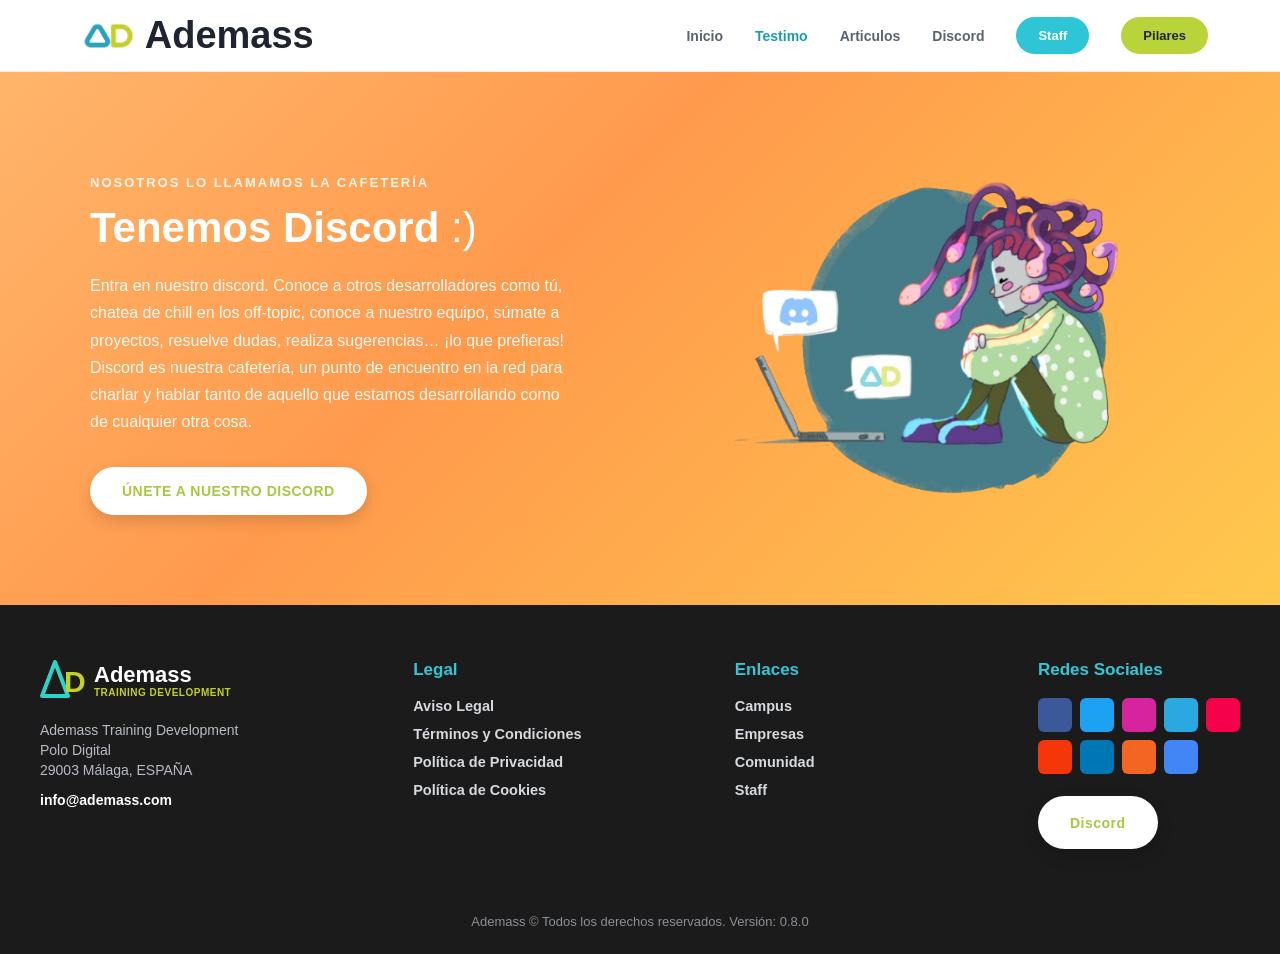
<file: Discord/index.html>
<!DOCTYPE html>
<html lang="en">
<head>
    <meta charset="UTF-8">
    <meta name="viewport" content="width=device-width, initial-scale=1.0">
    <title>Document</title>
    <link rel="stylesheet" href="style.css">
</head>

<header>
    <div class="nav-inner">
      <a href="#" class="logo">
        <img src="/img/logo.png" class="logoa" alt="Ademass" style="height:42px;width:auto;">
        Ademass
      </a>
      <nav class="nav-links">
        <a href="index.html">Inicio</a>
        <a href="Testimonios/testimonios.html" class="active">Testimo</a>
        <a href="Articulos/articulos.html">Articulos</a>
        <a href="Discord/index.html">Discord</a>
        <a href="Staff/Staff.html" class="btn btn-teal">Staff</a>
        <a href="Pilares/Pilares.html" class="btn btn-lime">Pilares</a>
      </nav>
    </div>
  </header>

<body>
    <!-- ============================================= -->
<!-- SECCIÓN: TENEMOS DISCORD                        -->
<!-- Pega este bloque dentro del <body> de tu página -->
<!-- ============================================= -->

<section class="discord-section">
  <div class="discord-container">

    <!-- Columna de texto -->
    <div class="discord-text">
      <p class="discord-eyebrow">NOSOTROS LO LLAMAMOS LA CAFETERÍA</p>
      <h2 class="discord-title">Tenemos Discord <span class="wink">:)</span></h2>
      <p class="discord-description">
        Entra en nuestro discord. Conoce a otros desarrolladores como tú,
        chatea de chill en los off-topic, conoce a nuestro equipo, súmate a
        proyectos, resuelve dudas, realiza sugerencias… ¡lo que prefieras!
        Discord es nuestra cafetería, un punto de encuentro en la red para
        charlar y hablar tanto de aquello que estamos desarrollando como de
        cualquier otra cosa.
      </p>
      <a href="https://discord.com" class="discord-btn" target="_blank" rel="noopener">
        ÚNETE A NUESTRO DISCORD
      </a>
    </div>

    <!-- Columna de ilustración -->
    <div class="discord-illustration">
      <img src="../assets/img/discord-illustration.png" alt="Ilustración de bienvenida a Discord" class="illustration-img">
    </div>

  </div>
</section>

<footer class="site-footer">
    <div class="footer-inner">

      <div class="footer-col footer-brand">
        <div class="logo-mark">
          <svg width="46" height="40" viewBox="0 0 46 40" xmlns="http://www.w3.org/2000/svg">
            <polygon points="15,2 28,36 2,36" fill="none" stroke="#2bd4c8" stroke-width="4" stroke-linejoin="round" />
            <text x="24" y="32" font-family="Arial, sans-serif" font-size="30" font-weight="800" fill="#c3d024">D</text>
          </svg>
          <div class="logo-text">
            <span class="logo-name">Ademass</span>
            <span class="logo-tagline">Training Development</span>
          </div>
        </div>

        <p class="address-line">Ademass Training Development</p>
        <p class="address-line">Polo Digital</p>
        <p class="address-line">29003 Málaga, ESPAÑA</p>
        <p class="email-line">info@ademass.com</p>
      </div>

      <div class="footer-col">
        <h4 class="footer-heading">Legal</h4>
        <a class="footer-link" href="#">Aviso Legal</a>
        <a class="footer-link" href="#">Términos y Condiciones</a>
        <a class="footer-link" href="#">Política de Privacidad</a>
        <a class="footer-link" href="#">Política de Cookies</a>
      </div>

      <div class="footer-col">
        <h4 class="footer-heading">Enlaces</h4>
        <a class="footer-link" href="#">Campus</a>
        <a class="footer-link" href="#">Empresas</a>
        <a class="footer-link" href="#">Comunidad</a>
        <a class="footer-link" href="#">Staff</a>
      </div>

      <div class="footer-col">
        <h4 class="footer-heading">Redes Sociales</h4>
        <div class="social-grid">
          <a class="social-icon fb" href="#" aria-label="Facebook"><i class="fa-brands fa-facebook-f"></i></a>
          <a class="social-icon tw" href="#" aria-label="Twitter"><i class="fa-brands fa-twitter"></i></a>
          <a class="social-icon ig" href="#" aria-label="Instagram"><i class="fa-brands fa-instagram"></i></a>
          <a class="social-icon tg" href="#" aria-label="Telegram"><i class="fa-brands fa-telegram"></i></a>
          <a class="social-icon tk" href="#" aria-label="TikTok"><i class="fa-brands fa-tiktok"></i></a>
          <a class="social-icon yt" href="#" aria-label="YouTube"><i class="fa-brands fa-youtube"></i></a>
          <a class="social-icon li" href="#" aria-label="LinkedIn"><i class="fa-brands fa-linkedin-in"></i></a>
          <a class="social-icon rss" href="#" aria-label="RSS"><i class="fa-solid fa-rss"></i></a>
          <a class="social-icon gg" href="#" aria-label="Google"><i class="fa-brands fa-google"></i></a>
        </div>

        <a class="discord-btn" href="#">
          <i class="fa-brands fa-discord"></i> Discord
        </a>
      </div>

    </div>

    <div class="footer-bottom">
      Ademass © Todos los derechos reservados. Versión: 0.8.0
    </div>
  </footer>

<style>
  .discord-section {
    background: linear-gradient(135deg, #ffb56b 0%, #ff9a4d 40%, #ffc94d 100%);
    padding: 90px 40px;
    font-family: 'Segoe UI', Arial, sans-serif;
    overflow: hidden;
  }

  .discord-container {
    max-width: 1100px;
    margin: 0 auto;
    display: flex;
    align-items: center;
    justify-content: space-between;
    gap: 60px;
    flex-wrap: wrap;
  }

  .discord-text {
    flex: 1 1 420px;
    color: #fff;
  }

  .discord-eyebrow {
    font-size: 13px;
    letter-spacing: 2px;
    font-weight: 600;
    color: rgba(255,255,255,0.85);
    margin-bottom: 14px;
    text-transform: uppercase;
  }

  .discord-title {
    font-size: 42px;
    font-weight: 800;
    margin: 0 0 20px 0;
    line-height: 1.15;
  }

  .discord-title .wink {
    font-weight: 400;
  }

  .discord-description {
    font-size: 16px;
    line-height: 1.7;
    color: rgba(255,255,255,0.92);
    max-width: 480px;
    margin-bottom: 32px;
  }

  .discord-btn {
    display: inline-block;
    background: #ffffff;
    color: #a8c93f;
    font-weight: 700;
    font-size: 14px;
    letter-spacing: 0.5px;
    padding: 16px 32px;
    border-radius: 30px;
    text-decoration: none;
    transition: transform 0.2s ease, box-shadow 0.2s ease;
    box-shadow: 0 6px 16px rgba(0,0,0,0.15);
  }

  .discord-btn:hover {
    transform: translateY(-2px);
    box-shadow: 0 10px 22px rgba(0,0,0,0.2);
  }

  .discord-illustration {
    flex: 1 1 320px;
    display: flex;
    justify-content: center;
  }

  .illustration-img {
    width: 100%;
    max-width: 480px;
    height: auto;
    display: block;
  }

  @media (max-width: 768px) {
    .discord-section {
      padding: 60px 24px;
      text-align: center;
    }
    .discord-container {
      flex-direction: column-reverse;
    }
    .discord-description {
      margin-left: auto;
      margin-right: auto;
    }
    .discord-title {
      font-size: 32px;
    }
  }
</style>
</body>
</html>
</file>
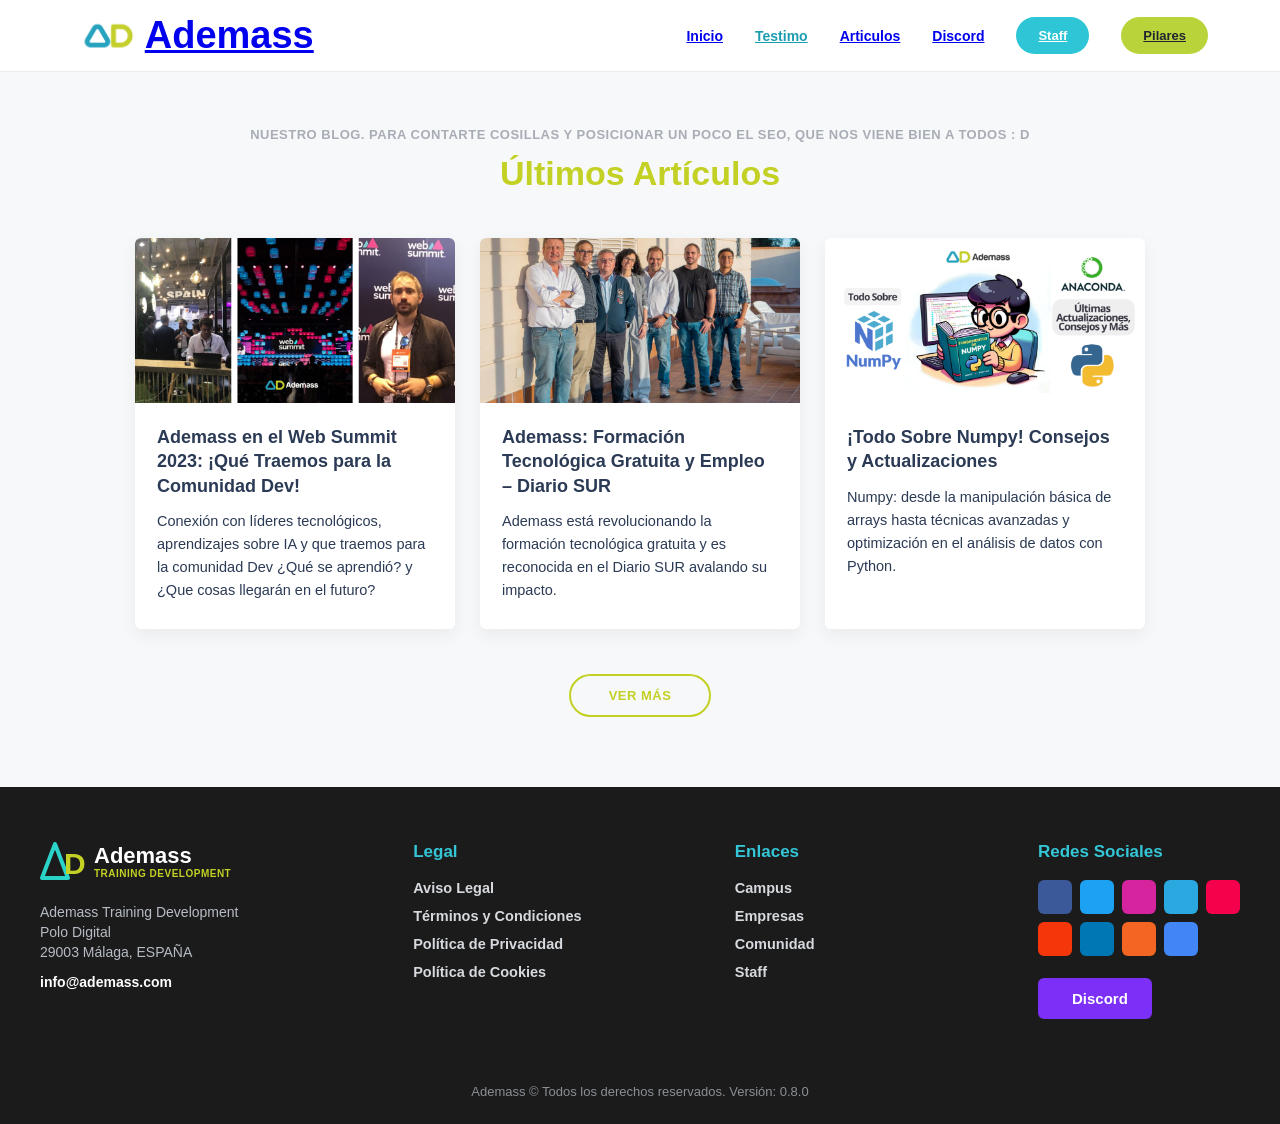
<file: Articulos/articulos.html>
<!DOCTYPE html>
<html lang="es">

<head>
  <meta charset="UTF-8">
  <meta name="viewport" content="width=device-width, initial-scale=1.0">
  <title>Últimos Artículos</title>
  <link rel="stylesheet" href="style.css">
</head>

<body>


  <header>
    <div class="nav-inner">
      <a href="#" class="logo">
        <img src="/img/logo.png" class="logoa" alt="Ademass" style="height:42px;width:auto;">
        Ademass
      </a>
      <nav class="nav-links">
        <a href="index.html">Inicio</a>
        <a href="Testimonios/testimonios.html" class="active">Testimo</a>
        <a href="Articulos/articulos.html">Articulos</a>
        <a href="Discord/index.html">Discord</a>
        <a href="Staff/Staff.html" class="btn btn-teal">Staff</a>
        <a href="Pilares/Pilares.html" class="btn btn-lime">Pilares</a>
      </nav>
    </div>
  </header>

  <section class="articles-section">
    <p class="articles-eyebrow">Nuestro blog. Para contarte cosillas y posicionar un poco el SEO, que nos viene bien a
      todos : D</p>
    <h2 class="articles-title">Últimos Artículos</h2>

    <div class="cards-wrapper">

      <article class="article-card">
        <img class="article-image" src="img/Ademass-en-el-web-summit-2023-980x551.png"
          alt="Ademass en el Web Summit 2023">
        <div class="article-content">
          <h3 class="article-title">Ademass en el Web Summit 2023: ¡Qué Traemos para la Comunidad Dev!</h3>
          <p class="article-excerpt">Conexión con líderes tecnológicos, aprendizajes sobre IA y que traemos para la
            comunidad Dev ¿Qué se aprendió? y ¿Que cosas llegarán en el futuro?</p>
        </div>
      </article>

      <article class="article-card">
        <img class="article-image" src="img/diario-sur-ademass-980x653.jpg"
          alt="Ademass: Formación Tecnológica Gratuita y Empleo">
        <div class="article-content">
          <h3 class="article-title">Ademass: Formación Tecnológica Gratuita y Empleo – Diario SUR</h3>
          <p class="article-excerpt">Ademass está revolucionando la formación tecnológica gratuita y es reconocida en el
            Diario SUR avalando su impacto.</p>
        </div>
      </article>

      <article class="article-card">
        <img class="article-image" src="img/Blog-Numpy-1280-x-720-px-980x551.png" alt="Todo Sobre Numpy">
        <div class="article-content">
          <h3 class="article-title">¡Todo Sobre Numpy! Consejos y Actualizaciones</h3>
          <p class="article-excerpt">Numpy: desde la manipulación básica de arrays hasta técnicas avanzadas y
            optimización en el análisis de datos con Python.</p>
        </div>
      </article>

    </div>

    <div class="cta-wrapper">
      <button class="btn-ver-mas">VER MÁS</button>
    </div>
  </section>


  <footer class="site-footer">
    <div class="footer-inner">

      <div class="footer-col footer-brand">
        <div class="logo-mark">
          <svg width="46" height="40" viewBox="0 0 46 40" xmlns="http://www.w3.org/2000/svg">
            <polygon points="15,2 28,36 2,36" fill="none" stroke="#2bd4c8" stroke-width="4" stroke-linejoin="round" />
            <text x="24" y="32" font-family="Arial, sans-serif" font-size="30" font-weight="800" fill="#c3d024">D</text>
          </svg>
          <div class="logo-text">
            <span class="logo-name">Ademass</span>
            <span class="logo-tagline">Training Development</span>
          </div>
        </div>

        <p class="address-line">Ademass Training Development</p>
        <p class="address-line">Polo Digital</p>
        <p class="address-line">29003 Málaga, ESPAÑA</p>
        <p class="email-line">info@ademass.com</p>
      </div>

      <div class="footer-col">
        <h4 class="footer-heading">Legal</h4>
        <a class="footer-link" href="#">Aviso Legal</a>
        <a class="footer-link" href="#">Términos y Condiciones</a>
        <a class="footer-link" href="#">Política de Privacidad</a>
        <a class="footer-link" href="#">Política de Cookies</a>
      </div>

      <div class="footer-col">
        <h4 class="footer-heading">Enlaces</h4>
        <a class="footer-link" href="#">Campus</a>
        <a class="footer-link" href="#">Empresas</a>
        <a class="footer-link" href="#">Comunidad</a>
        <a class="footer-link" href="#">Staff</a>
      </div>

      <div class="footer-col">
        <h4 class="footer-heading">Redes Sociales</h4>
        <div class="social-grid">
          <a class="social-icon fb" href="#" aria-label="Facebook"><i class="fa-brands fa-facebook-f"></i></a>
          <a class="social-icon tw" href="#" aria-label="Twitter"><i class="fa-brands fa-twitter"></i></a>
          <a class="social-icon ig" href="#" aria-label="Instagram"><i class="fa-brands fa-instagram"></i></a>
          <a class="social-icon tg" href="#" aria-label="Telegram"><i class="fa-brands fa-telegram"></i></a>
          <a class="social-icon tk" href="#" aria-label="TikTok"><i class="fa-brands fa-tiktok"></i></a>
          <a class="social-icon yt" href="#" aria-label="YouTube"><i class="fa-brands fa-youtube"></i></a>
          <a class="social-icon li" href="#" aria-label="LinkedIn"><i class="fa-brands fa-linkedin-in"></i></a>
          <a class="social-icon rss" href="#" aria-label="RSS"><i class="fa-solid fa-rss"></i></a>
          <a class="social-icon gg" href="#" aria-label="Google"><i class="fa-brands fa-google"></i></a>
        </div>

        <a class="discord-btn" href="#">
          <i class="fa-brands fa-discord"></i> Discord
        </a>
      </div>

    </div>

    <div class="footer-bottom">
      Ademass © Todos los derechos reservados. Versión: 0.8.0
    </div>
  </footer>
</body>

</html>
</file>
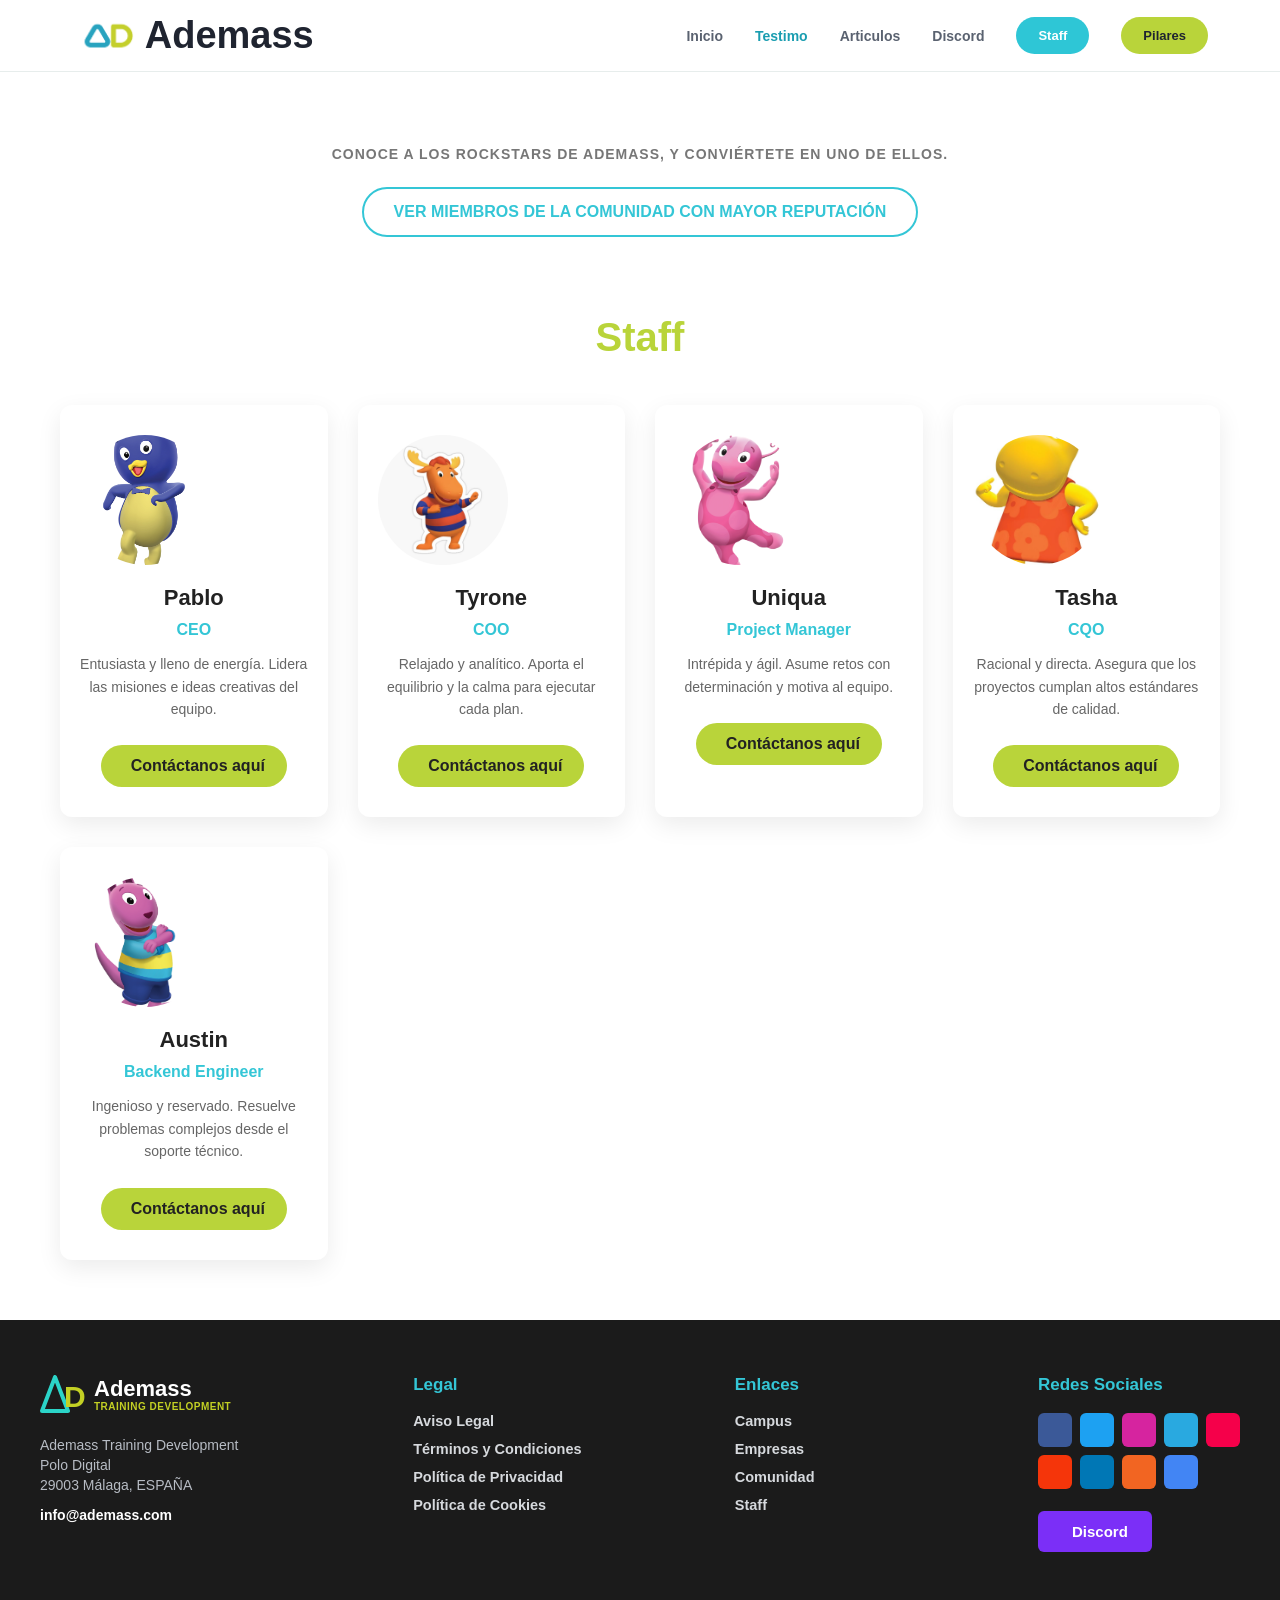
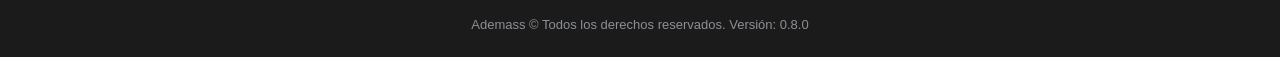
<file: Staff/Staff.html>
<!DOCTYPE html>
<html lang="en">
<head>
    <meta charset="UTF-8">
    <meta name="viewport" content="width=device-width, initial-scale=1.0">
    <title>Document</title>
    <link rel="stylesheet" href="style.css">
</head>
<body>

    <header>
    <div class="nav-inner">
      <a href="#" class="logo">
        <img src="/img/logo.png" class="logoa" alt="Ademass" style="height:42px;width:auto;">
        Ademass
      </a>
      <nav class="nav-links">
        <a href="index.html">Inicio</a>
        <a href="Testimonios/testimonios.html" class="active">Testimo</a>
        <a href="Articulos/articulos.html">Articulos</a>
        <a href="Discord/index.html">Discord</a>
        <a href="Staff/Staff.html" class="btn btn-teal">Staff</a>
        <a href="Pilares/Pilares.html" class="btn btn-lime">Pilares</a>
      </nav>
    </div>
  </header>

    <div class="page-content">

    <!-- STAFF -->
    <main class="main-container">

      <p class="top-subtitle">CONOCE A LOS ROCKSTARS DE ADEMASS, Y CONVIÉRTETE EN UNO DE ELLOS.</p>

      <a href="https://tu-sitio.com/contacto" target="_blank" rel="noopener noreferrer" class="btn-top">
        VER MIEMBROS DE LA COMUNIDAD CON MAYOR REPUTACIÓN
      </a>

      <h2 class="staff-title">Staff</h2>

      <div class="staff-grid">

        <div class="card">
          <img src="assets/img/Pablo.webp" alt="Pablo" class="avatar">
          <h3 class="member-name">Pablo</h3>
          <p class="member-role">CEO</p>
          <p class="member-desc">Entusiasta y lleno de energía. Lidera las misiones e ideas creativas del equipo.</p>
          <a href="contacto.html" target="_blank" rel="noopener noreferrer" class="btn-contacto">
            <i data-lucide="mail"></i>
            <span>Contáctanos aquí</span>
          </a>
        </div>

        <div class="card">
          <img src="assets/img/st,small,507x507-pad,600x600,f8f8f8.jpg" alt="Tyrone" class="avatar">
          <h3 class="member-name">Tyrone</h3>
          <p class="member-role">COO</p>
          <p class="member-desc">Relajado y analítico. Aporta el equilibrio y la calma para ejecutar cada plan.</p>
          <a href="contacto.html" target="_blank" rel="noopener noreferrer" class="btn-contacto">
            <i data-lucide="mail"></i>
            <span>Contáctanos aquí</span>
          </a>
        </div>

        <div class="card">
          <img src="assets/img/Uniqua.webp" alt="Uniqua" class="avatar">
          <h3 class="member-name">Uniqua</h3>
          <p class="member-role">Project Manager</p>
          <p class="member-desc">Intrépida y ágil. Asume retos con determinación y motiva al equipo.</p>
          <a href="contacto.html" target="_blank" rel="noopener noreferrer" class="btn-contacto">
            <i data-lucide="mail"></i>
            <span>Contáctanos aquí</span>
          </a>
        </div>

        <div class="card">
          <img src="assets/img/Tasha.jpg" alt="Tasha" class="avatar">
          <h3 class="member-name">Tasha</h3>
          <p class="member-role">CQO</p>
          <p class="member-desc">Racional y directa. Asegura que los proyectos cumplan altos estándares de calidad.</p>
          <a href="contacto.html" target="_blank" rel="noopener noreferrer" class="btn-contacto">
            <i data-lucide="mail"></i>
            <span>Contáctanos aquí</span>
          </a>
        </div>

        <div class="card">
          <img src="assets/img/Austin.webp" alt="Austin" class="avatar">
          <h3 class="member-name">Austin</h3>
          <p class="member-role">Backend Engineer</p>
          <p class="member-desc">Ingenioso y reservado. Resuelve problemas complejos desde el soporte técnico.</p>
          <a href="contacto.html" target="_blank" rel="noopener noreferrer" class="btn-contacto">
            <i data-lucide="mail"></i>
            <span>Contáctanos aquí</span>
          </a>
        </div>

      </div>
    </main>

  </div>

  <footer class="site-footer">
    <div class="footer-inner">

      <div class="footer-col footer-brand">
        <div class="logo-mark">
          <svg width="46" height="40" viewBox="0 0 46 40" xmlns="http://www.w3.org/2000/svg">
            <polygon points="15,2 28,36 2,36" fill="none" stroke="#2bd4c8" stroke-width="4" stroke-linejoin="round" />
            <text x="24" y="32" font-family="Arial, sans-serif" font-size="30" font-weight="800" fill="#c3d024">D</text>
          </svg>
          <div class="logo-text">
            <span class="logo-name">Ademass</span>
            <span class="logo-tagline">Training Development</span>
          </div>
        </div>

        <p class="address-line">Ademass Training Development</p>
        <p class="address-line">Polo Digital</p>
        <p class="address-line">29003 Málaga, ESPAÑA</p>
        <p class="email-line">info@ademass.com</p>
      </div>

      <div class="footer-col">
        <h4 class="footer-heading">Legal</h4>
        <a class="footer-link" href="#">Aviso Legal</a>
        <a class="footer-link" href="#">Términos y Condiciones</a>
        <a class="footer-link" href="#">Política de Privacidad</a>
        <a class="footer-link" href="#">Política de Cookies</a>
      </div>

      <div class="footer-col">
        <h4 class="footer-heading">Enlaces</h4>
        <a class="footer-link" href="#">Campus</a>
        <a class="footer-link" href="#">Empresas</a>
        <a class="footer-link" href="#">Comunidad</a>
        <a class="footer-link" href="#">Staff</a>
      </div>

      <div class="footer-col">
        <h4 class="footer-heading">Redes Sociales</h4>
        <div class="social-grid">
          <a class="social-icon fb" href="#" aria-label="Facebook"><i class="fa-brands fa-facebook-f"></i></a>
          <a class="social-icon tw" href="#" aria-label="Twitter"><i class="fa-brands fa-twitter"></i></a>
          <a class="social-icon ig" href="#" aria-label="Instagram"><i class="fa-brands fa-instagram"></i></a>
          <a class="social-icon tg" href="#" aria-label="Telegram"><i class="fa-brands fa-telegram"></i></a>
          <a class="social-icon tk" href="#" aria-label="TikTok"><i class="fa-brands fa-tiktok"></i></a>
          <a class="social-icon yt" href="#" aria-label="YouTube"><i class="fa-brands fa-youtube"></i></a>
          <a class="social-icon li" href="#" aria-label="LinkedIn"><i class="fa-brands fa-linkedin-in"></i></a>
          <a class="social-icon rss" href="#" aria-label="RSS"><i class="fa-solid fa-rss"></i></a>
          <a class="social-icon gg" href="#" aria-label="Google"><i class="fa-brands fa-google"></i></a>
        </div>

        <a class="discord-btn" href="#">
          <i class="fa-brands fa-discord"></i> Discord
        </a>
      </div>

    </div>

    <div class="footer-bottom">
      Ademass © Todos los derechos reservados. Versión: 0.8.0
    </div>
  </footer>
</body>
</html>
</file>
<file: Discord/style.css>
* {
  box-sizing: border-box;
}

:root {
  --teal: #2ec6d6;
  --teal-dark: #1a9db0;
  --lime: #b9d43a;
  --lime-dark: #9cba1f;
  --ink: #1f2430;
  --ink-soft: #5a6270;
  --paper: #ffffff;
  --line: #e7edec;
}

* {
  box-sizing: border-box;
}

body {
  margin: 0;
  font-family: 'Segoe UI', Arial, sans-serif;
  color: var(--ink);
  background: var(--paper);
}

img {
  max-width: 100%;
  display: block;
}

a {
  text-decoration: none;
  color: inherit;
}

/* ---------- HEADER ---------- */

header {
  border-bottom: 1px solid var(--line);
  background: #fff;
}

.nav-inner {
  max-width: 1200px;
  margin: 0 auto;
  display: flex;
  align-items: center;
  justify-content: space-between;
  padding: 14px 32px;
}

.logoa {
  height: 60px;
  width: auto;
}

.logo {
  display: flex;
  align-items: center;
  gap: 10px;
  font-weight: 700;
  font-size: 38px;
}

.nav-links {
  display: flex;
  align-items: center;
  gap: 32px;
  font-weight: 600;
  font-size: 14px;
  color: var(--ink-soft);
}

.nav-links a.active {
  color: var(--teal-dark);
}

.nav-cta {
  display: flex;
  align-items: center;
  gap: 12px;
}

.btn {
  display: inline-flex;
  align-items: center;
  justify-content: center;
  padding: 9px 20px;
  border-radius: 999px;
  font-weight: 700;
  font-size: 13px;
  border: 2px solid transparent;
  cursor: pointer;
  white-space: nowrap;
}

.btn-teal {
  background: var(--teal);
  color: #fff;
}

.btn-lime {
  background: var(--lime);
  color: var(--ink);
}

.btn-outline {
  background: transparent;
  border-color: var(--teal);
  color: var(--teal-dark);
}

@media (max-width: 900px) {
  .nav-links {
    display: none;
  }
}

/* ---------- FOOTER ---------- */

.page-content {
  flex: 1 0 auto;
}

.site-footer {
  flex-shrink: 0;
  background-color: #1b1b1b;
  padding: 55px 40px 25px;
}

.footer-inner {
  display: flex;
  flex-wrap: wrap;
  justify-content: space-between;
  gap: 40px;
  max-width: 1200px;
  margin: 0 auto;
}

.footer-col {
  display: flex;
  flex-direction: column;
  min-width: 150px;
}

.footer-brand {
  min-width: 220px;
}

.logo-mark {
  display: flex;
  align-items: center;
  gap: 8px;
  margin-bottom: 22px;
}

.logo-text {
  display: flex;
  flex-direction: column;
  line-height: 1.1;
}

.logo-name {
  color: #ffffff;
  font-size: 22px;
  font-weight: 800;
}

.logo-tagline {
  color: #c3d024;
  font-size: 10px;
  font-weight: 700;
  letter-spacing: 0.5px;
  text-transform: uppercase;
}

.address-line {
  color: #b7bcc4;
  font-size: 14px;
  margin: 0 0 4px;
}

.email-line {
  color: #ffffff;
  font-size: 14px;
  font-weight: 700;
  margin: 10px 0 0;
}

.footer-heading {
  color: #34c6d6;
  font-size: 17px;
  font-weight: 700;
  margin: 0 0 18px;
}

.footer-link {
  color: #d6d9dd;
  font-size: 14.5px;
  font-weight: 600;
  text-decoration: none;
  margin-bottom: 12px;
}

.footer-link:hover {
  color: #ffffff;
}

.social-grid {
  display: grid;
  grid-template-columns: repeat(5, 34px);
  gap: 8px;
  margin-bottom: 22px;
}

.social-icon {
  width: 34px;
  height: 34px;
  border-radius: 6px;
  display: flex;
  align-items: center;
  justify-content: center;
  color: #ffffff;
  font-size: 15px;
  text-decoration: none;
}

.social-icon.fb {
  background-color: #3b5998;
}

.social-icon.tw {
  background-color: #1da1f2;
}

.social-icon.ig {
  background-color: #d6249f;
}

.social-icon.tg {
  background-color: #29a9e0;
}

.social-icon.tk {
  background-color: #f5004a;
}

.social-icon.yt {
  background-color: #f5350a;
}

.social-icon.li {
  background-color: #0077b5;
}

.social-icon.rss {
  background-color: #f26522;
}

.social-icon.gg {
  background-color: #4285f4;
}

.discord-btn {
  display: inline-flex;
  align-items: center;
  gap: 10px;
  background-color: #7b2ff7;
  color: #ffffff;
  font-size: 15px;
  font-weight: 700;
  text-decoration: none;
  padding: 12px 24px;
  border-radius: 6px;
  width: fit-content;
}

.discord-btn i {
  font-size: 18px;
}

.discord-btn:hover {
  background-color: #6a1fe0;
}

.footer-bottom {
  text-align: center;
  color: #8b8f96;
  font-size: 13px;
  margin-top: 45px;
  padding-top: 20px;
}

@media (max-width: 768px) {
  .footer-inner {
    flex-direction: column;
  }
}
</file>
<file: Articulos/style.css>
* {
  box-sizing: border-box;
}
 

 :root{
    --teal:#2ec6d6;
    --teal-dark:#1a9db0;
    --lime:#b9d43a;
    --lime-dark:#9cba1f;
    --ink:#1f2430;
    --ink-soft:#5a6270;
    --paper:#ffffff;
    --line:#e7edec;
    --dark:#2b2b2f;
    --gold:#f0a93a;
  }

  /* ---------- NAV ---------- */
header{
    border-bottom:1px solid var(--line);
    background:#fff;
  }
  .nav-inner{
    max-width:1200px;margin:0 auto;
    display:flex;align-items:center;justify-content:space-between;
    padding:14px 32px;
  }
  .logoa{
    height:60px;
    width:auto;
  }
  .logo{
    display:flex;
    align-items:center;
    gap:10px;
    font-weight:700;
    font-size:38px;
  }
  .nav-links{display:flex;align-items:center;gap:32px;font-weight:600;font-size:14px;color:var(--ink-soft);}
  .nav-links a.active{color:var(--teal-dark);}
  .nav-cta{display:flex;align-items:center;gap:12px;}
  .btn{
    display:inline-flex;align-items:center;justify-content:center;
    padding:9px 20px;border-radius:999px;font-weight:700;font-size:13px;
    border:2px solid transparent;cursor:pointer;white-space:nowrap;
  }
  .btn-teal{background:var(--teal);color:#fff;}
  .btn-lime{background:var(--lime);color:var(--ink);}
  .btn-outline{background:transparent;border-color:var(--teal);color:var(--teal-dark);}

  @media(max-width:900px){ .nav-links{display:none;} }


body {
  font-family: 'Poppins', 'Segoe UI', Arial, sans-serif;
  background-color: #eef1f5;
  color: #4a4a4a;
}

.pilares {
  max-width: 1100px;
  margin: 0 auto;
  padding: 60px 20px 70px;
  text-align: center;
}

.eyebrow {
  font-size: 13px;
  font-weight: 600;
  letter-spacing: 1px;
  color: #c3c9d2;
  text-transform: uppercase;
  margin-bottom: 14px;
}

.titulo {
  font-size: 34px;
  font-weight: 700;
  color: #a3c22c;
  margin-bottom: 45px;
}

.grid {
  display: grid;
  grid-template-columns: repeat(3, 1fr);
  gap: 24px;
  margin-bottom: 45px;
}

.card {
  background: #ffffff;
  border-radius: 10px;
  padding: 40px 30px 35px;
  box-shadow: 0 4px 20px rgba(30, 40, 60, 0.06);
  display: flex;
  flex-direction: column;
  align-items: center;
}

.icono {
  width: 90px;
  height: 90px;
  margin-bottom: 22px;
}

.card h3 {
  font-size: 19px;
  font-weight: 600;
  color: #4a4a4a;
  margin-bottom: 16px;
}

.card p {
  font-size: 14px;
  line-height: 1.7;
  color: #6b7280;
}

/* Approximation of the mixed-color emphasis words seen in the source design */
.card:nth-child(1) p { color: #6b7280; }
.card p a,
.card p .hl-blue { color: #2f8fd6; text-decoration: none; }
.card p .hl-green { color: #7cb342; text-decoration: none; }

.btn-campus {
  display: inline-block;
  padding: 14px 40px;
  border: 2px solid #a3c22c;
  border-radius: 30px;
  color: #a3c22c;
  font-weight: 700;
  font-size: 13px;
  letter-spacing: 1px;
  text-decoration: none;
  transition: background-color 0.25s ease, color 0.25s ease;
}

.btn-campus:hover {
  background-color: #a3c22c;
  color: #ffffff;
}

@media (max-width: 860px) {
  .grid {
    grid-template-columns: repeat(2, 1fr);
  }
}

@media (max-width: 560px) {
  .grid {
    grid-template-columns: 1fr;
  }
  .titulo {
    font-size: 26px;
  }
}

  body {
    margin: 0;
    font-family: -apple-system, BlinkMacSystemFont, "Segoe UI", Roboto, Helvetica, Arial, sans-serif;
  }

  .testimonials-section {
    background-color: #c3d024;
    padding: 60px 20px 70px;
    text-align: center;
    position: relative;
    overflow: hidden;
  }

  .eyebrow {
    color: rgba(255, 255, 255, 0.75);
    font-size: 13px;
    font-weight: 700;
    letter-spacing: 1.5px;
    text-transform: uppercase;
    margin: 0 0 10px;
  }

  .main-title {
    color: #ffffff;
    font-size: 34px;
    font-weight: 800;
    margin: 0 0 45px;
  }

  .cards-wrapper {
    display: flex;
    flex-wrap: wrap;
    justify-content: center;
    gap: 25px;
    max-width: 1100px;
    margin: 0 auto;
  }

  .card {
    background-color: #ffffff;
    border-radius: 6px;
    padding: 35px 30px;
    width: 320px;
    text-align: center;
    box-shadow: 0 10px 25px rgba(0, 0, 0, 0.08);
    display: flex;
    flex-direction: column;
    justify-content: space-between;
  }

  .quote {
    color: #2b3a55;
    font-size: 15px;
    line-height: 1.7;
    margin: 0 0 30px;
  }

  .author-name {
    color: #1c1c1c;
    font-weight: 700;
    font-size: 15px;
    margin: 0 0 3px;
  }

  .author-role {
    color: #555555;
    font-size: 14px;
    margin: 0;
  }

  .cta-wrapper {
    margin-top: 45px;
  }

  .btn-ver-mas {
    display: inline-block;
    background: transparent;
    color: #ffffff;
    border: 2px solid #ffffff;
    padding: 12px 40px;
    font-size: 15px;
    font-weight: 600;
    border-radius: 4px;
    cursor: pointer;
    letter-spacing: 0.3px;
    transition: background-color 0.2s ease, color 0.2s ease;
  }

  .btn-ver-mas:hover {
    background-color: #ffffff;
    color: #c3d024;
  }

  @media (max-width: 768px) {
    .main-title {
      font-size: 26px;
    }
    .card {
      width: 100%;
      max-width: 400px;
    }
  }
body {
  margin: 0;
  font-family: -apple-system, BlinkMacSystemFont, "Segoe UI", Roboto, Helvetica, Arial, sans-serif;
  background-color: #ffffff;
}
 
/* ===== Sección de Artículos ===== */
 
.articles-section {
  background-color: #f7f8fa;
  padding: 55px 20px 70px;
  text-align: center;
}
 
.articles-eyebrow {
  color: #a8adb5;
  font-size: 13px;
  font-weight: 700;
  letter-spacing: 0.5px;
  text-transform: uppercase;
  margin: 0 0 12px;
}
 
.articles-title {
  color: #c3d024;
  font-size: 34px;
  font-weight: 800;
  margin: 0 0 45px;
}
 
.cards-wrapper {
  display: flex;
  flex-wrap: wrap;
  justify-content: center;
  gap: 25px;
  max-width: 1100px;
  margin: 0 auto;
}
 
.article-card {
  background-color: #ffffff;
  border-radius: 6px;
  overflow: hidden;
  width: 320px;
  text-align: left;
  box-shadow: 0 6px 18px rgba(0, 0, 0, 0.06);
  display: flex;
  flex-direction: column;
}
 
.article-image {
  width: 100%;
  height: 165px;
  object-fit: cover;
  display: block;
  background-color: #dfe2e6;
}
 
.article-content {
  padding: 22px 22px 26px;
}
 
.article-title {
  color: #2b3a55;
  font-size: 18px;
  font-weight: 700;
  line-height: 1.35;
  margin: 0 0 12px;
}
 
.article-excerpt {
  color: #2b3a55;
  font-size: 14.5px;
  line-height: 1.6;
  margin: 0;
}
 
.cta-wrapper {
  margin-top: 45px;
}
 
.btn-ver-mas {
  display: inline-block;
  background: transparent;
  color: #c3d024;
  border: 2px solid #c3d024;
  padding: 12px 38px;
  font-size: 13px;
  font-weight: 700;
  letter-spacing: 0.5px;
  border-radius: 30px;
  cursor: pointer;
  transition: background-color 0.2s ease, color 0.2s ease;
}
 
.btn-ver-mas:hover {
  background-color: #c3d024;
  color: #ffffff;
}
 
/* ===== Banner ilustrado ===== */
 
.illustration-banner {
  width: 100%;
  height: 320px;
  background-color: #d9f0ee;
  background-image: url("banner-ilustracion.png");
  background-size: cover;
  background-position: center;
  display: flex;
  align-items: center;
  justify-content: center;
}
 
@media (max-width: 768px) {
  .articles-title {
    font-size: 26px;
  }
  .article-card {
    width: 100%;
    max-width: 400px;
  }
  .illustration-banner {
    height: 220px;
  }
}
/* ---------- FOOTER ---------- */
/* Este contenedor envuelve todo el contenido de la página, EXCEPTO el footer.
   Así, aunque el contenido sea corto, el footer se queda siempre abajo del todo. */
.page-content {
  flex: 1 0 auto;
}

.site-footer {
  flex-shrink: 0;
  background-color: #1b1b1b;
  padding: 55px 40px 25px;
}

.footer-inner {
  display: flex;
  flex-wrap: wrap;
  justify-content: space-between;
  gap: 40px;
  max-width: 1200px;
  margin: 0 auto;
}

.footer-col {
  display: flex;
  flex-direction: column;
  min-width: 150px;
}

.footer-brand {
  min-width: 220px;
}

.logo-mark {
  display: flex;
  align-items: center;
  gap: 8px;
  margin-bottom: 22px;
}

.logo-text {
  display: flex;
  flex-direction: column;
  line-height: 1.1;
}

.logo-name {
  color: #ffffff;
  font-size: 22px;
  font-weight: 800;
}

.logo-tagline {
  color: #c3d024;
  font-size: 10px;
  font-weight: 700;
  letter-spacing: 0.5px;
  text-transform: uppercase;
}

.address-line {
  color: #b7bcc4;
  font-size: 14px;
  margin: 0 0 4px;
}

.email-line {
  color: #ffffff;
  font-size: 14px;
  font-weight: 700;
  margin: 10px 0 0;
}

.footer-heading {
  color: #34c6d6;
  font-size: 17px;
  font-weight: 700;
  margin: 0 0 18px;
}

.footer-link {
  color: #d6d9dd;
  font-size: 14.5px;
  font-weight: 600;
  text-decoration: none;
  margin-bottom: 12px;
}

.footer-link:hover {
  color: #ffffff;
}

.social-grid {
  display: grid;
  grid-template-columns: repeat(5, 34px);
  gap: 8px;
  margin-bottom: 22px;
}

.social-icon {
  width: 34px;
  height: 34px;
  border-radius: 6px;
  display: flex;
  align-items: center;
  justify-content: center;
  color: #ffffff;
  font-size: 15px;
  text-decoration: none;
}

.social-icon.fb {
  background-color: #3b5998;
}

.social-icon.tw {
  background-color: #1da1f2;
}

.social-icon.ig {
  background-color: #d6249f;
}

.social-icon.tg {
  background-color: #29a9e0;
}

.social-icon.tk {
  background-color: #f5004a;
}

.social-icon.yt {
  background-color: #f5350a;
}

.social-icon.li {
  background-color: #0077b5;
}

.social-icon.rss {
  background-color: #f26522;
}

.social-icon.gg {
  background-color: #4285f4;
}

.discord-btn {
  display: inline-flex;
  align-items: center;
  gap: 10px;
  background-color: #7b2ff7;
  color: #ffffff;
  font-size: 15px;
  font-weight: 700;
  text-decoration: none;
  padding: 12px 24px;
  border-radius: 6px;
  width: fit-content;
}

.discord-btn i {
  font-size: 18px;
}

.discord-btn:hover {
  background-color: #6a1fe0;
}

.footer-bottom {
  text-align: center;
  color: #8b8f96;
  font-size: 13px;
  margin-top: 45px;
  padding-top: 20px;
}

@media (max-width: 768px) {
  .footer-inner {
    flex-direction: column;
  }
}
</file>
<file: Staff/style.css>
* {
  box-sizing: border-box;
}

:root {
  --teal: #2ec6d6;
  --teal-dark: #1a9db0;
  --lime: #b9d43a;
  --lime-dark: #9cba1f;
  --ink: #1f2430;
  --ink-soft: #5a6270;
  --paper: #ffffff;
  --line: #e7edec;
}

* {
  box-sizing: border-box;
}

body {
  margin: 0;
  font-family: 'Segoe UI', Arial, sans-serif;
  color: var(--ink);
  background: var(--paper);
}

img {
  max-width: 100%;
  display: block;
}

a {
  text-decoration: none;
  color: inherit;
}


/* ---------- HEADER ---------- */

header {
  border-bottom: 1px solid var(--line);
  background: #fff;
}

.nav-inner {
  max-width: 1200px;
  margin: 0 auto;
  display: flex;
  align-items: center;
  justify-content: space-between;
  padding: 14px 32px;
}

.logoa {
  height: 60px;
  width: auto;
}

.logo {
  display: flex;
  align-items: center;
  gap: 10px;
  font-weight: 700;
  font-size: 38px;
}

.nav-links {
  display: flex;
  align-items: center;
  gap: 32px;
  font-weight: 600;
  font-size: 14px;
  color: var(--ink-soft);
}

.nav-links a.active {
  color: var(--teal-dark);
}

.nav-cta {
  display: flex;
  align-items: center;
  gap: 12px;
}

.btn {
  display: inline-flex;
  align-items: center;
  justify-content: center;
  padding: 9px 20px;
  border-radius: 999px;
  font-weight: 700;
  font-size: 13px;
  border: 2px solid transparent;
  cursor: pointer;
  white-space: nowrap;
}

.btn-teal {
  background: var(--teal);
  color: #fff;
}

.btn-lime {
  background: var(--lime);
  color: var(--ink);
}

.btn-outline {
  background: transparent;
  border-color: var(--teal);
  color: var(--teal-dark);
}

@media (max-width: 900px) {
  .nav-links {
    display: none;
  }
}

/* ==========================
   STAFF
========================== */

.page-content {
  flex: 1 0 auto;
}

.main-container {
  max-width: 1200px;
  margin: 0 auto;
  padding: 60px 20px;
  text-align: center;
}

.top-subtitle {
  font-size: 14px;
  font-weight: 600;
  color: #777;
  text-transform: uppercase;
  letter-spacing: 1px;
  margin-bottom: 25px;
}

.btn-top {
  display: inline-block;
  padding: 14px 30px;
  border: 2px solid #34c6d6;
  border-radius: 30px;
  color: #34c6d6;
  text-decoration: none;
  font-weight: 700;
  transition: 0.3s;
  margin-bottom: 45px;
}

.btn-top:hover {
  background: #34c6d6;
  color: #fff;
}

.staff-title {
  font-size: 40px;
  color: #b9d43a;
  margin-bottom: 45px;
}

.staff-grid {
  display: grid;
  grid-template-columns: repeat(auto-fit, minmax(230px, 1fr));
  gap: 30px;
}

.card {
  background: #fff;
  border-radius: 12px;
  padding: 30px 20px;
  box-shadow: 0 8px 25px rgba(0, 0, 0, 0.08);
  text-align: center;
}

.avatar {
  width: 130px;
  height: 130px;
  object-fit: cover;
  border-radius: 50%;
  margin-bottom: 20px;
}

.member-name {
  font-size: 22px;
  margin: 0;
  color: #222;
}

.member-role {
  color: #34c6d6;
  font-weight: 700;
  margin: 10px 0;
}

.member-desc {
  color: #666;
  line-height: 1.6;
  font-size: 14px;
  margin-bottom: 25px;
}

.btn-contacto {
  display: inline-flex;
  align-items: center;
  justify-content: center;
  gap: 8px;
  padding: 12px 22px;
  border-radius: 30px;
  background: #b9d43a;
  color: #222;
  text-decoration: none;
  font-weight: 700;
  transition: 0.3s;
}

.btn-contacto:hover {
  background: #9cba1f;
}

@media (max-width: 768px) {
  .staff-title {
    font-size: 30px;
  }

  .main-container {
    padding: 40px 20px;
  }
}

/* ---------- FOOTER ---------- */

.page-content {
  flex: 1 0 auto;
}

.site-footer {
  flex-shrink: 0;
  background-color: #1b1b1b;
  padding: 55px 40px 25px;
}

.footer-inner {
  display: flex;
  flex-wrap: wrap;
  justify-content: space-between;
  gap: 40px;
  max-width: 1200px;
  margin: 0 auto;
}

.footer-col {
  display: flex;
  flex-direction: column;
  min-width: 150px;
}

.footer-brand {
  min-width: 220px;
}

.logo-mark {
  display: flex;
  align-items: center;
  gap: 8px;
  margin-bottom: 22px;
}

.logo-text {
  display: flex;
  flex-direction: column;
  line-height: 1.1;
}

.logo-name {
  color: #ffffff;
  font-size: 22px;
  font-weight: 800;
}

.logo-tagline {
  color: #c3d024;
  font-size: 10px;
  font-weight: 700;
  letter-spacing: 0.5px;
  text-transform: uppercase;
}

.address-line {
  color: #b7bcc4;
  font-size: 14px;
  margin: 0 0 4px;
}

.email-line {
  color: #ffffff;
  font-size: 14px;
  font-weight: 700;
  margin: 10px 0 0;
}

.footer-heading {
  color: #34c6d6;
  font-size: 17px;
  font-weight: 700;
  margin: 0 0 18px;
}

.footer-link {
  color: #d6d9dd;
  font-size: 14.5px;
  font-weight: 600;
  text-decoration: none;
  margin-bottom: 12px;
}

.footer-link:hover {
  color: #ffffff;
}

.social-grid {
  display: grid;
  grid-template-columns: repeat(5, 34px);
  gap: 8px;
  margin-bottom: 22px;
}

.social-icon {
  width: 34px;
  height: 34px;
  border-radius: 6px;
  display: flex;
  align-items: center;
  justify-content: center;
  color: #ffffff;
  font-size: 15px;
  text-decoration: none;
}

.social-icon.fb {
  background-color: #3b5998;
}

.social-icon.tw {
  background-color: #1da1f2;
}

.social-icon.ig {
  background-color: #d6249f;
}

.social-icon.tg {
  background-color: #29a9e0;
}

.social-icon.tk {
  background-color: #f5004a;
}

.social-icon.yt {
  background-color: #f5350a;
}

.social-icon.li {
  background-color: #0077b5;
}

.social-icon.rss {
  background-color: #f26522;
}

.social-icon.gg {
  background-color: #4285f4;
}

.discord-btn {
  display: inline-flex;
  align-items: center;
  gap: 10px;
  background-color: #7b2ff7;
  color: #ffffff;
  font-size: 15px;
  font-weight: 700;
  text-decoration: none;
  padding: 12px 24px;
  border-radius: 6px;
  width: fit-content;
}

.discord-btn i {
  font-size: 18px;
}

.discord-btn:hover {
  background-color: #6a1fe0;
}

.footer-bottom {
  text-align: center;
  color: #8b8f96;
  font-size: 13px;
  margin-top: 45px;
  padding-top: 20px;
}

@media (max-width: 768px) {
  .footer-inner {
    flex-direction: column;
  }
}
</file>
